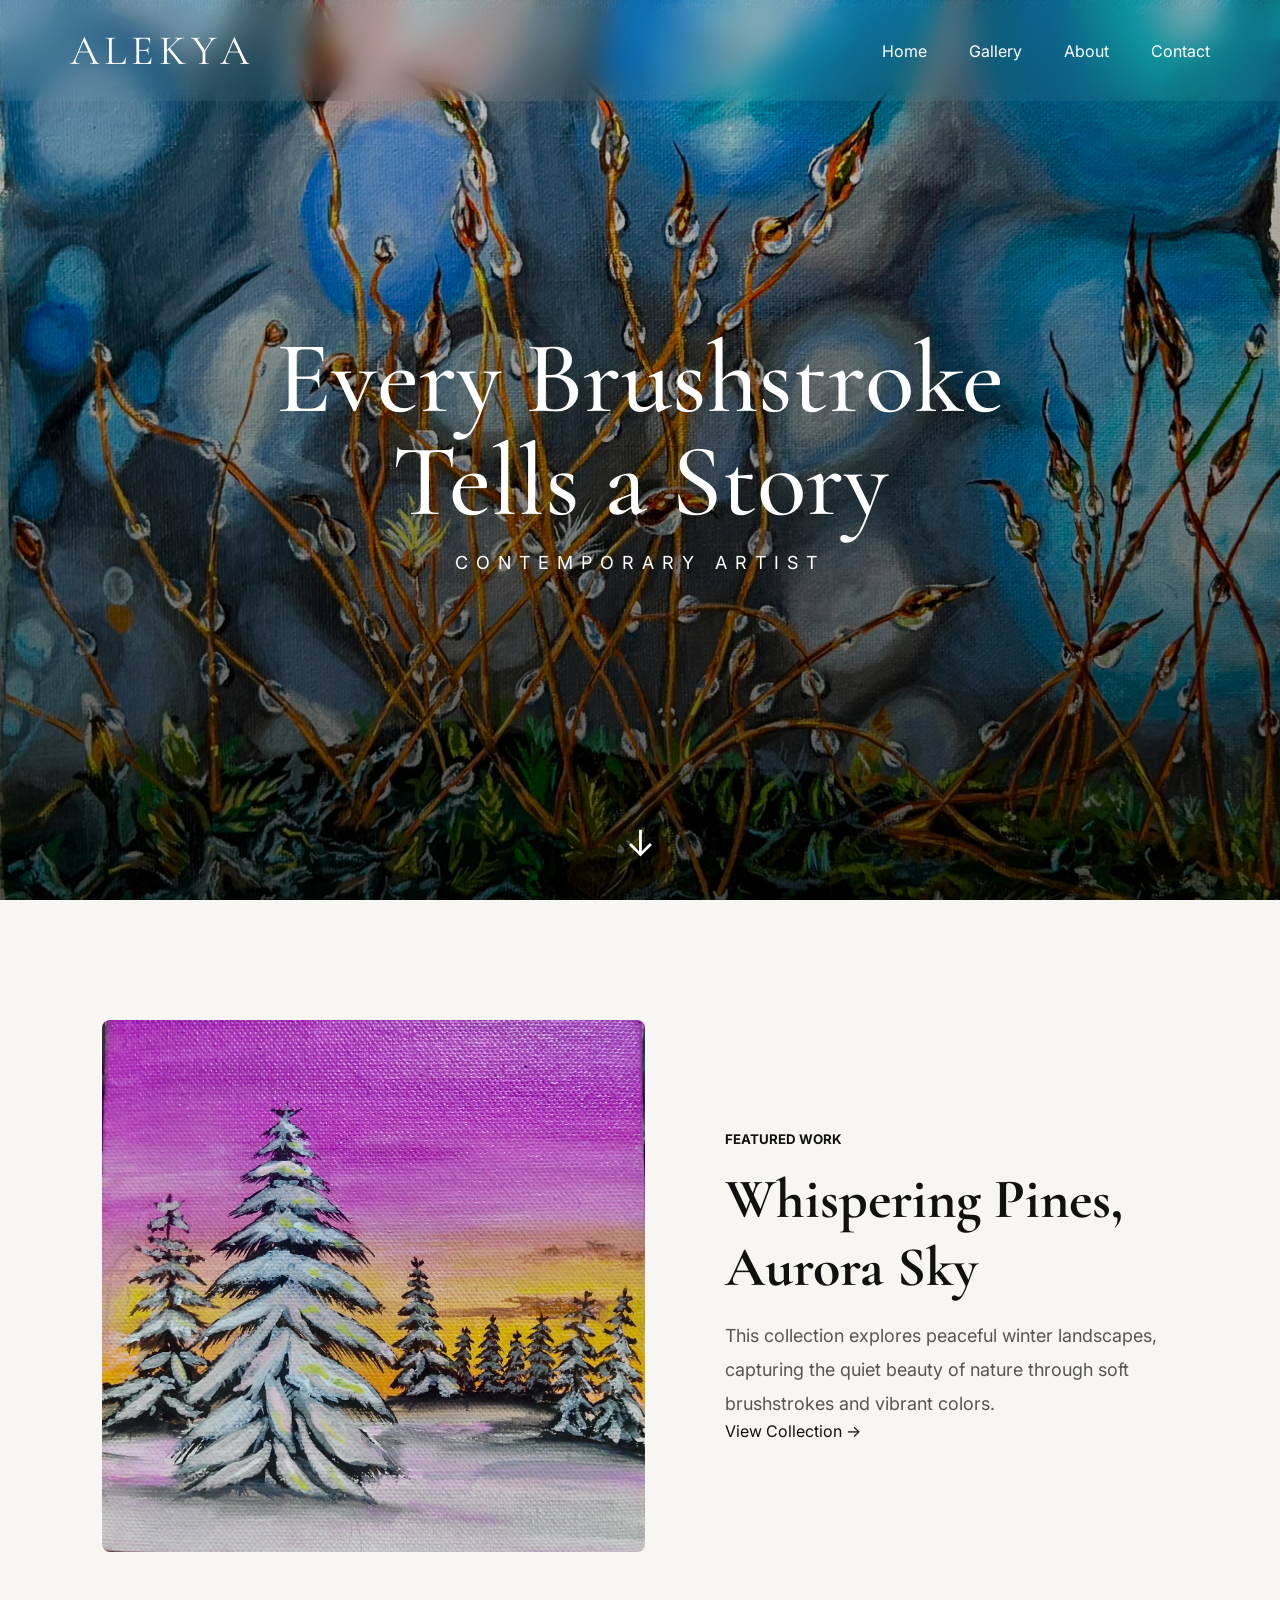
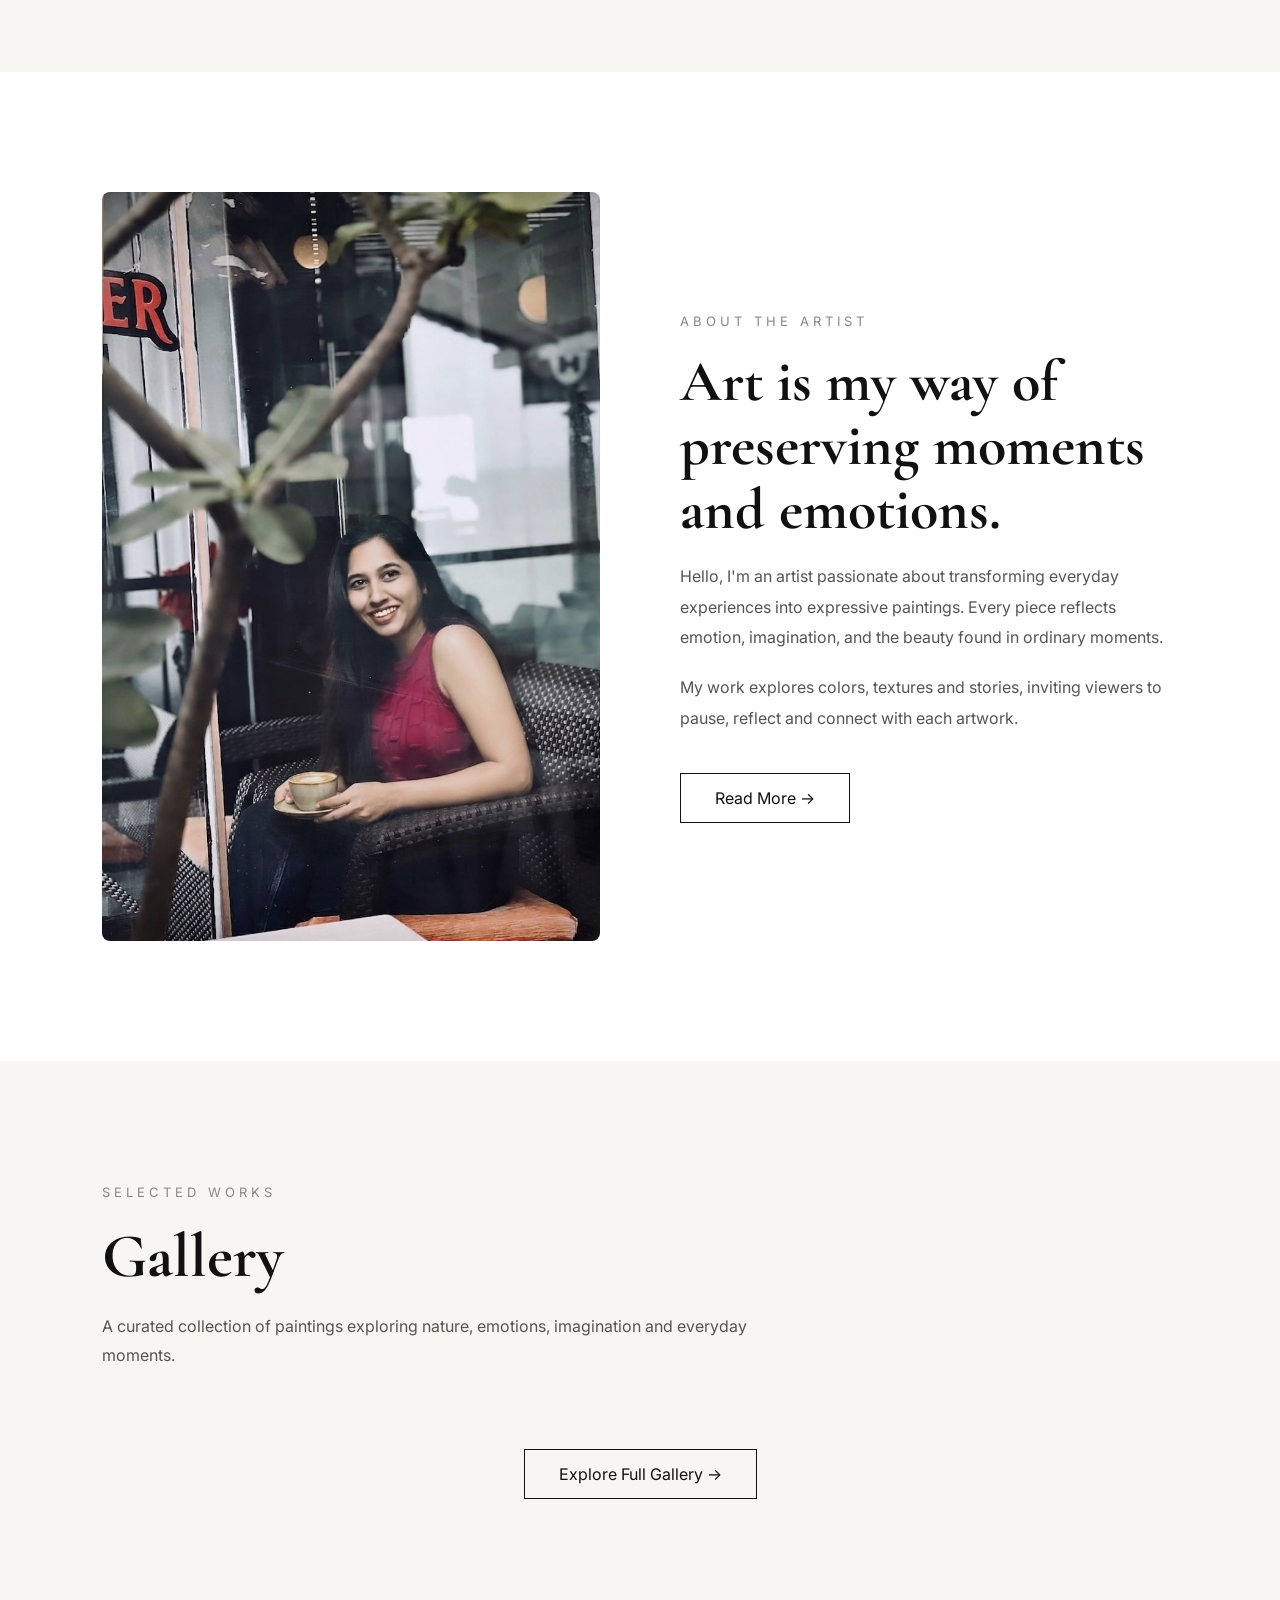
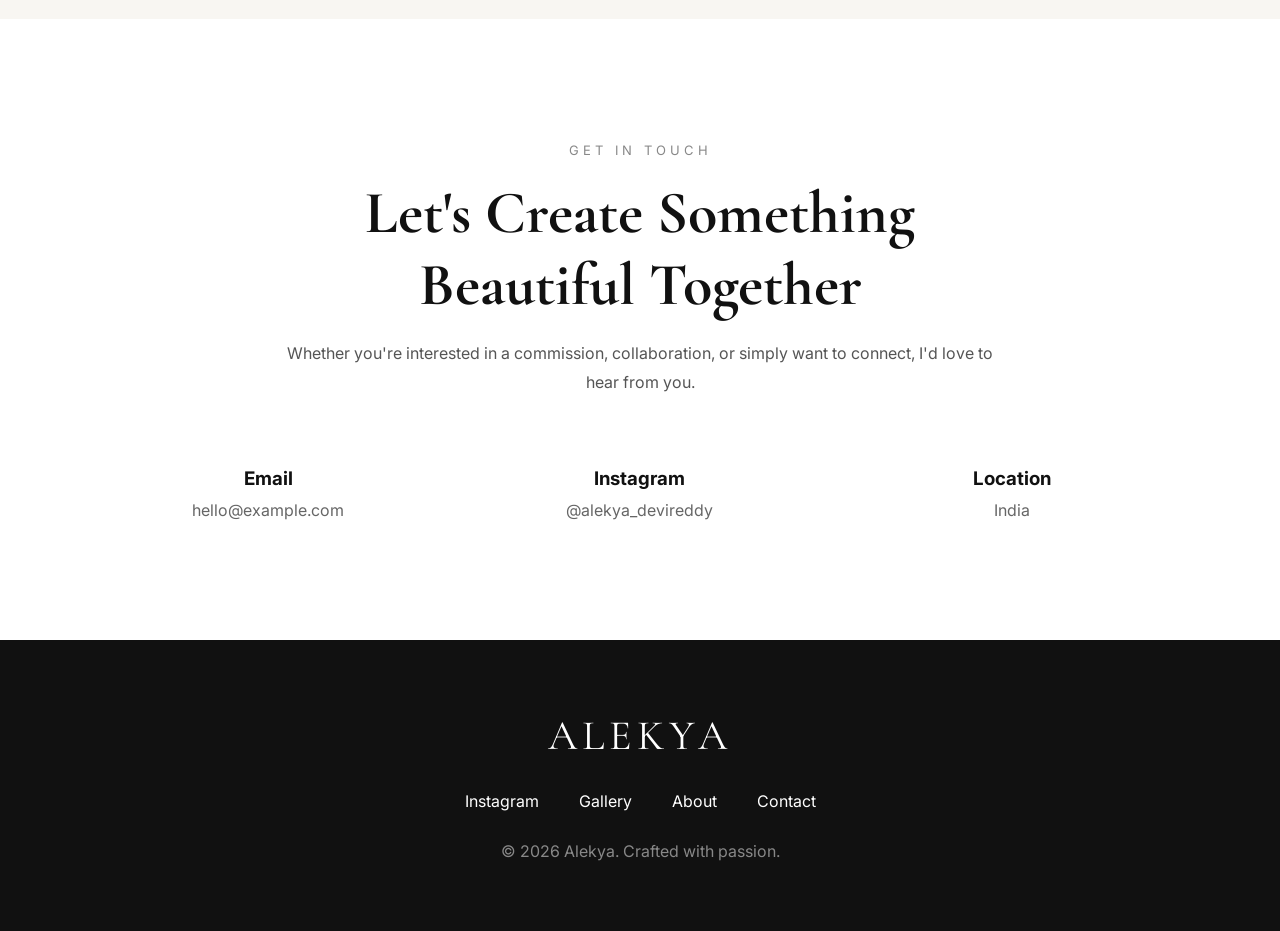
<file: index.html>
<!DOCTYPE html>
<html lang="en">

<head>

<meta charset="UTF-8">
<meta name="viewport" content="width=device-width, initial-scale=1.0">

<title>Alekya — Contemporary Artist</title>
<meta name="description" content="Alekya is a contemporary artist working in oil, acrylic, watercolor and mixed media, exploring nature, emotion and everyday moments.">
<meta property="og:title" content="Alekya — Contemporary Artist">
<meta property="og:description" content="Original paintings exploring nature, emotion and everyday moments.">
<meta property="og:type" content="website">
<meta property="og:image" content="pics/any.jpg">
<link rel="icon" href="favicon.svg" type="image/svg+xml">

<link rel="stylesheet" href="css/style.css">

<link rel="preconnect" href="https://fonts.googleapis.com">
<link rel="preconnect" href="https://fonts.gstatic.com" crossorigin>

<link href="https://fonts.googleapis.com/css2?family=Inter:wght@300;400;500;600&family=Cormorant+Garamond:wght@400;500;600;700&display=swap" rel="stylesheet">

</head>

<body>

<div id="progress-bar"></div>
<header>

<div class="logo">

ALEKYA

</div>

<nav>

<a href="index.html">Home</a>
<a href="gallery.html">Gallery</a>
<a href="about.html">About</a>
<a href="contact.html">Contact</a>

</nav>

<button class="nav-toggle" aria-label="Toggle menu" aria-expanded="false">
<span></span><span></span><span></span>
</button>

</header>

<section class="hero">

<div class="overlay"></div>

<div class="hero-text">

<h1>

Every Brushstroke
<br>
Tells a Story

</h1>

<p>

CONTEMPORARY ARTIST

</p>

</div>

<div class="scroll">

↓

</div>

</section>

<section class="featured">

<div class="featured-left">

<img src="images/art1.jpg" alt="Artwork">

</div>

<div class="featured-right">

<h5>FEATURED WORK</h5>

<h2>Whispering Pines, Aurora Sky</h2>

<p>

This collection explores peaceful winter landscapes,
capturing the quiet beauty of nature through soft
brushstrokes and vibrant colors.

</p>

<a href="gallery.html">

View Collection →

</a>

</div>

</section>

<section class="about">

    <div class="about-image">

        <img src="images/profile.jpg" alt="Artist">

    </div>

    <div class="about-content">

        <span>ABOUT THE ARTIST</span>

        <h2>
            Art is my way of
            preserving moments
            and emotions.
        </h2>

        <p>

            Hello, I'm an artist passionate about transforming
            everyday experiences into expressive paintings.
            Every piece reflects emotion, imagination,
            and the beauty found in ordinary moments.

        </p>

        <p>

            My work explores colors, textures and stories,
            inviting viewers to pause, reflect and connect
            with each artwork.

        </p>

        <a href="about.html" class="about-btn">

            Read More →

        </a>

    </div>

</section>

<section class="gallery-preview">

    <div class="gallery-header">

        <span>SELECTED WORKS</span>

        <h2>Gallery</h2>

        <p>
            A curated collection of paintings exploring nature,
            emotions, imagination and everyday moments.
        </p>

    </div>



    <div class="gallery-button">

        <a href="./gallery.html">Explore Full Gallery →</a>

    </div>

</section>

<section class="contact">

    <div class="contact-title">

        <span>GET IN TOUCH</span>

        <h2>Let's Create Something Beautiful Together</h2>

        <p>

            Whether you're interested in a commission,
            collaboration, or simply want to connect,
            I'd love to hear from you.

        </p>

    </div>

    <div class="contact-grid">

        <div>

            <h3>Email</h3>

            <p>hello@example.com</p>

        </div>

        <div>

            <h3>Instagram</h3>

            <p>@alekya_devireddy</p>

        </div>

        <div>

            <h3>Location</h3>

            <p>India</p>

        </div>

    </div>

</section>

<footer>

    <div class="footer-logo">

        ALEKYA

    </div>

    <div class="footer-links">

        <a href="https://www.instagram.com/alekya_devireddy?igsh=eXptM24zYmY5MTI=" target="_blank" rel="noopener">Instagram</a>

        <a href="gallery.html">Gallery</a>

        <a href="about.html">About</a>

        <a href="contact.html">Contact</a>

    </div>

    <p>

        © 2026 Alekya.
        Crafted with passion.

    </p>

</footer>

<script src="js/script.js"></script>

</body>

</html>
</file>
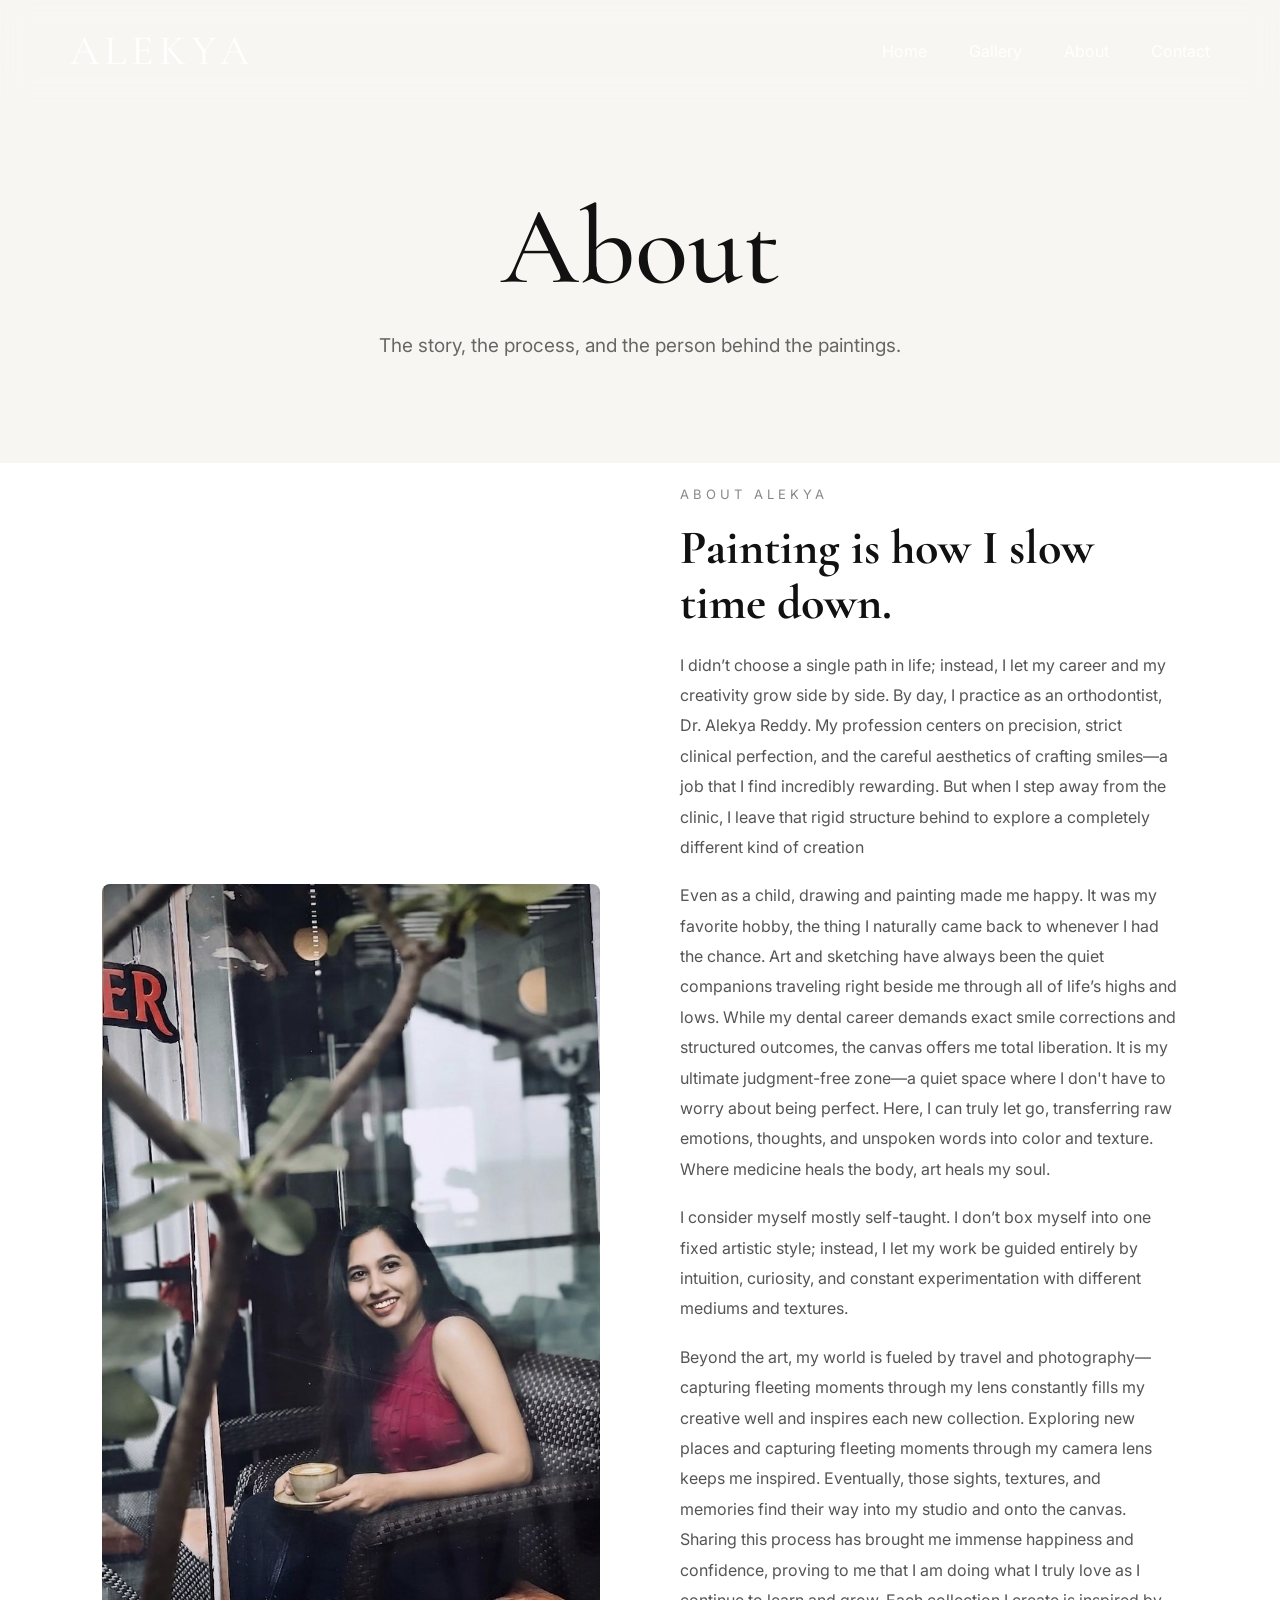
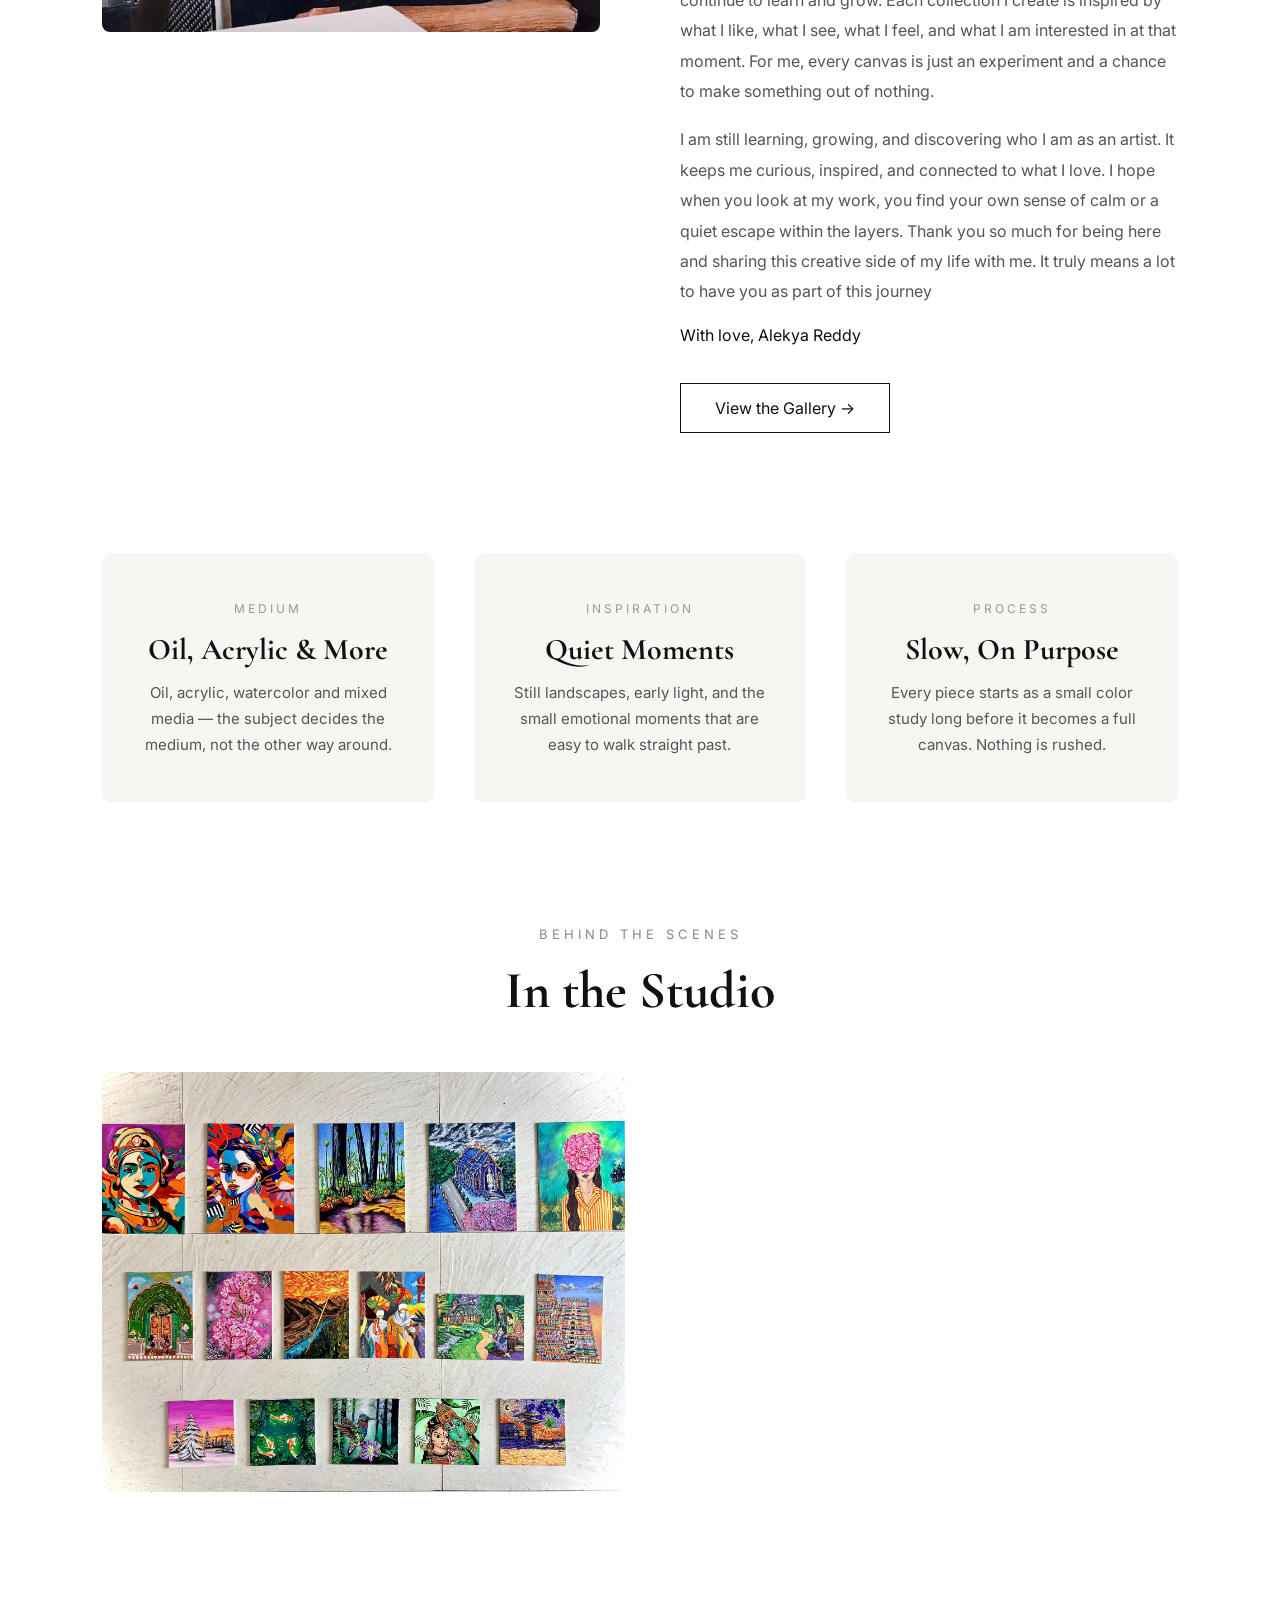
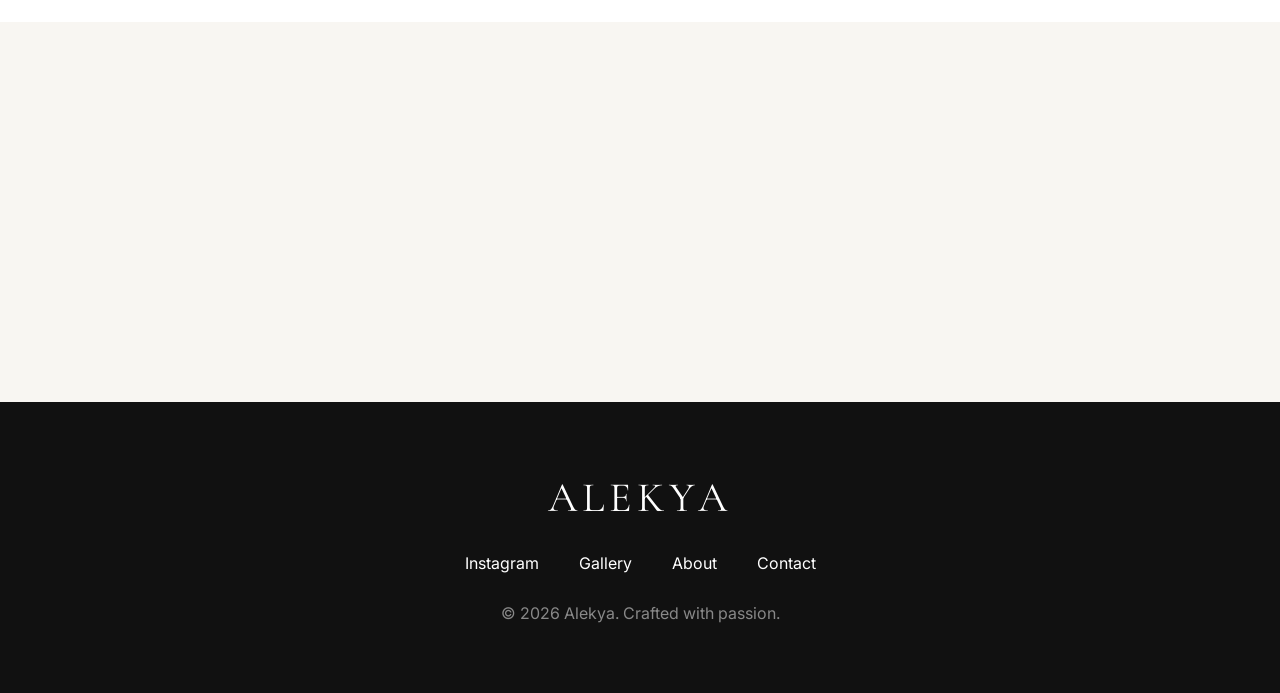
<file: about.html>
<!DOCTYPE html>
<html lang="en">

<head>

<meta charset="UTF-8">
<meta name="viewport" content="width=device-width, initial-scale=1.0">

<title>About | Alekya</title>
<meta name="description" content="Learn about Alekya, a contemporary artist working in oil, acrylic, watercolor and mixed media.">
<meta property="og:title" content="About | Alekya">
<meta property="og:type" content="website">
<link rel="icon" href="favicon.svg" type="image/svg+xml">

<link rel="stylesheet" href="css/style.css">

<link rel="preconnect" href="https://fonts.googleapis.com">
<link rel="preconnect" href="https://fonts.gstatic.com" crossorigin>

<link href="https://fonts.googleapis.com/css2?family=Inter:wght@300;400;500;600&family=Cormorant+Garamond:wght@400;500;600;700&display=swap" rel="stylesheet">

</head>

<body>

<div id="progress-bar"></div>
<header>

<div class="logo">
ALEKYA
</div>

<nav>
<a href="index.html">Home</a>
<a href="gallery.html">Gallery</a>
<a href="about.html">About</a>
<a href="contact.html">Contact</a>
</nav>

<button class="nav-toggle" aria-label="Toggle menu" aria-expanded="false">
<span></span><span></span><span></span>
</button>

</header>

<section class="page-hero">
<h1>About</h1>
<p>The story, the process, and the person behind the paintings.</p>
</section>

<section class="story">

    <div class="story-image">
        <img src="images/profile.jpg" alt="Alekya, the artist">
    </div>

    <div class="story-content">

        <span>ABOUT ALEKYA</span>

        <h2>Painting is how I slow time down.</h2>

        <p>
            I didn’t choose a single path in life; instead, I let my career and my creativity grow side by side.
By day, I practice as an orthodontist, Dr. Alekya Reddy. My profession centers on precision, strict clinical perfection, and the careful aesthetics of crafting smiles—a job that I find incredibly rewarding. But when I step away from the clinic, I leave that rigid structure behind to explore a completely different kind of creation
        </p>

        <p>
            Even as a child, drawing and painting made me happy. It was my favorite hobby, the thing I naturally came back to whenever I had the chance. Art and sketching have always been the quiet companions traveling right beside me through all of life’s highs and lows. While my dental career demands exact smile corrections and structured outcomes, the canvas offers me total liberation. It is my ultimate judgment-free zone—a quiet space where I don't have to worry about being perfect. Here, I can truly let go, transferring raw emotions, thoughts, and unspoken words into color and texture. Where medicine heals the body, art heals my soul.
        </p>

        <p>
            I consider myself mostly self-taught. I don’t box myself into one fixed artistic style; instead, I let my work be guided entirely by intuition, curiosity, and constant experimentation with different mediums and textures. 
        </p>

        <p>
            Beyond the art, my world is fueled by travel and photography—capturing fleeting moments through my lens constantly fills my creative well and inspires each new collection. Exploring new places and capturing fleeting moments through my camera lens keeps me inspired. Eventually, those sights, textures, and memories find their way into my studio and onto the canvas.
Sharing this process has brought me immense happiness and confidence, proving to me that I am doing what I truly love as I continue to learn and grow. Each collection I create is inspired by what I like, what I see, what I feel, and what I am interested in at that moment. For me, every canvas is just an experiment and a chance to make something out of nothing.
        </p>
        <p>
            I am still learning, growing, and discovering who I am as an artist. It keeps me curious, inspired, and connected to what I love. I hope when you look at my work, you find your own sense of calm or a quiet escape within the layers.
Thank you so much for being here and sharing this creative side of my life with me. It truly means a lot to have you as part of this journey
        </p>

    </p>
            With love,
Alekya Reddy
        </p>



        <a href="gallery.html" class="about-btn">View the Gallery →</a>

    </div>

</section>

<section class="highlights">

    <div class="card">
        <span>MEDIUM</span>
        <h3>Oil, Acrylic &amp; More</h3>
        <p>Oil, acrylic, watercolor and mixed media — the subject decides the medium, not the other way around.</p>
    </div>

    <div class="card">
        <span>INSPIRATION</span>
        <h3>Quiet Moments</h3>
        <p>Still landscapes, early light, and the small emotional moments that are easy to walk straight past.</p>
    </div>

    <div class="card">
        <span>PROCESS</span>
        <h3>Slow, On Purpose</h3>
        <p>Every piece starts as a small color study long before it becomes a full canvas. Nothing is rushed.</p>
    </div>

</section>

<section class="studio">

    <div class="studio-header">
        <span>BEHIND THE SCENES</span>
        <h2>In the Studio</h2>
    </div>

    <div class="studio-grid">
        <img src="pics/1000076251.jpg" alt="A glimpse inside the studio">
    </div>

</section>

<section class="page-cta">
    <h2>Want to see where this is going?</h2>
    <a href="gallery.html" class="btn">View Collection →</a>
    <a href="contact.html" class="btn">Get in Touch →</a>
</section>

<footer>

    <div class="footer-logo">
        ALEKYA
    </div>

    <div class="footer-links">
        <a href="https://www.instagram.com/alekya_devireddy?igsh=eXptM24zYmY5MTI=" target="_blank" rel="noopener">Instagram</a>
        <a href="gallery.html">Gallery</a>
        <a href="about.html">About</a>
        <a href="contact.html">Contact</a>
    </div>

    <p>
        © 2026 Alekya.
        Crafted with passion.
    </p>

</footer>

<script src="js/script.js"></script>

</body>

</html>
</file>
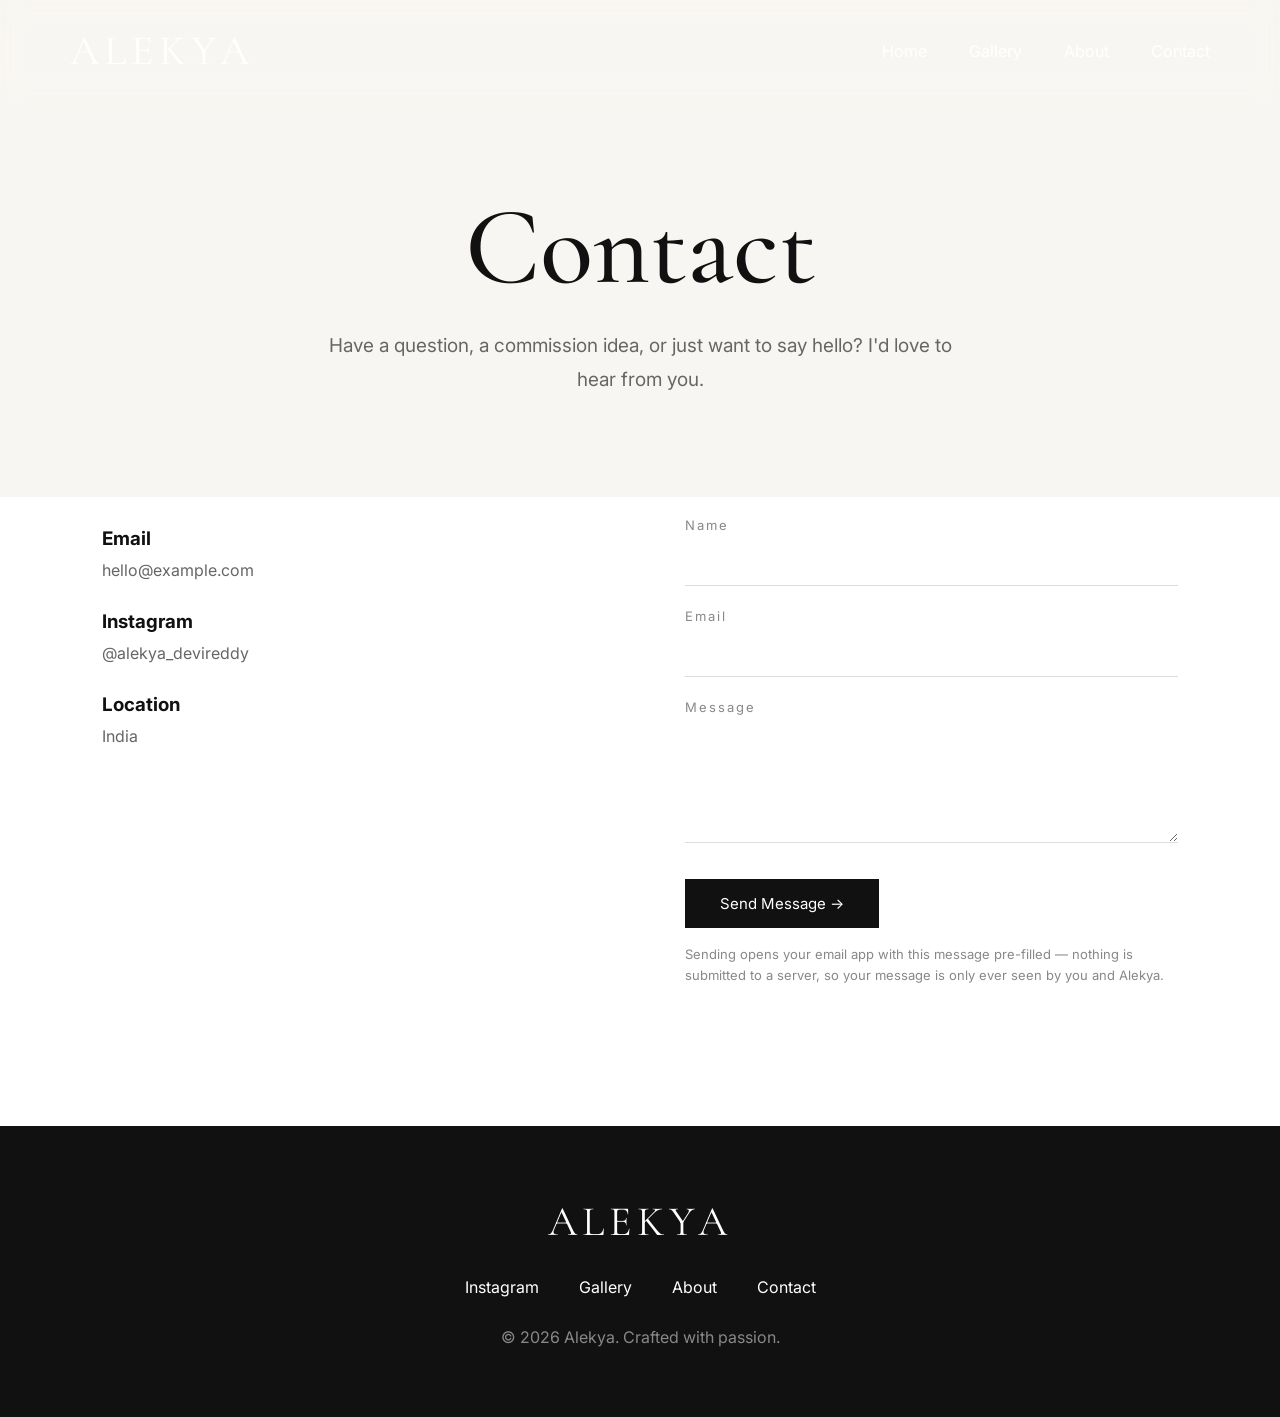
<file: contact.html>
<!DOCTYPE html>
<html lang="en">

<head>

<meta charset="UTF-8">
<meta name="viewport" content="width=device-width, initial-scale=1.0">

<title>Contact | Alekya</title>
<meta name="description" content="Get in touch with Alekya for commissions, collaborations, or general inquiries.">
<meta property="og:title" content="Contact | Alekya">
<meta property="og:type" content="website">
<link rel="icon" href="favicon.svg" type="image/svg+xml">

<link rel="stylesheet" href="css/style.css">

<link rel="preconnect" href="https://fonts.googleapis.com">
<link rel="preconnect" href="https://fonts.gstatic.com" crossorigin>

<link href="https://fonts.googleapis.com/css2?family=Inter:wght@300;400;500;600&family=Cormorant+Garamond:wght@400;500;600;700&display=swap" rel="stylesheet">

</head>

<body>

<div id="progress-bar"></div>
<header>

<div class="logo">
ALEKYA
</div>

<nav>
<a href="index.html">Home</a>
<a href="gallery.html">Gallery</a>
<a href="about.html">About</a>
<a href="contact.html">Contact</a>
</nav>

<button class="nav-toggle" aria-label="Toggle menu" aria-expanded="false">
<span></span><span></span><span></span>
</button>

</header>

<section class="page-hero">
<h1>Contact</h1>
<p>Have a question, a commission idea, or just want to say hello? I'd love to hear from you.</p>
</section>

<section class="contact-page-grid">

    <div>

        <div class="contact-grid">

            <div>
                <h3>Email</h3>
                <p>hello@example.com</p>
            </div>

            <div>
                <h3>Instagram</h3>
                <p>@alekya_devireddy</p>
            </div>

            <div>
                <h3>Location</h3>
                <p>India</p>
            </div>

        </div>

    </div>

    <div>

        <form id="contact-form" class="contact-form" novalidate>

            <label for="name">Name</label>
            <input type="text" id="name" name="name" required>

            <label for="email">Email</label>
            <input type="email" id="email" name="email" required>

            <label for="message">Message</label>
            <textarea id="message" name="message" required></textarea>

            <button type="submit" class="btn">Send Message →</button>

            <p class="form-note">
                Sending opens your email app with this message pre-filled —
                nothing is submitted to a server, so your message is only
                ever seen by you and Alekya.
            </p>

            <p id="form-status" class="form-status"></p>

        </form>

    </div>

</section>

<footer>

    <div class="footer-logo">
        ALEKYA
    </div>

    <div class="footer-links">
        <a href="https://www.instagram.com/alekya_devireddy?igsh=eXptM24zYmY5MTI=" target="_blank" rel="noopener">Instagram</a>
        <a href="gallery.html">Gallery</a>
        <a href="about.html">About</a>
        <a href="contact.html">Contact</a>
    </div>

    <p>
        © 2026 Alekya.
        Crafted with passion.
    </p>

</footer>

<script src="js/script.js"></script>
<script src="js/contact.js"></script>

</body>

</html>
</file>
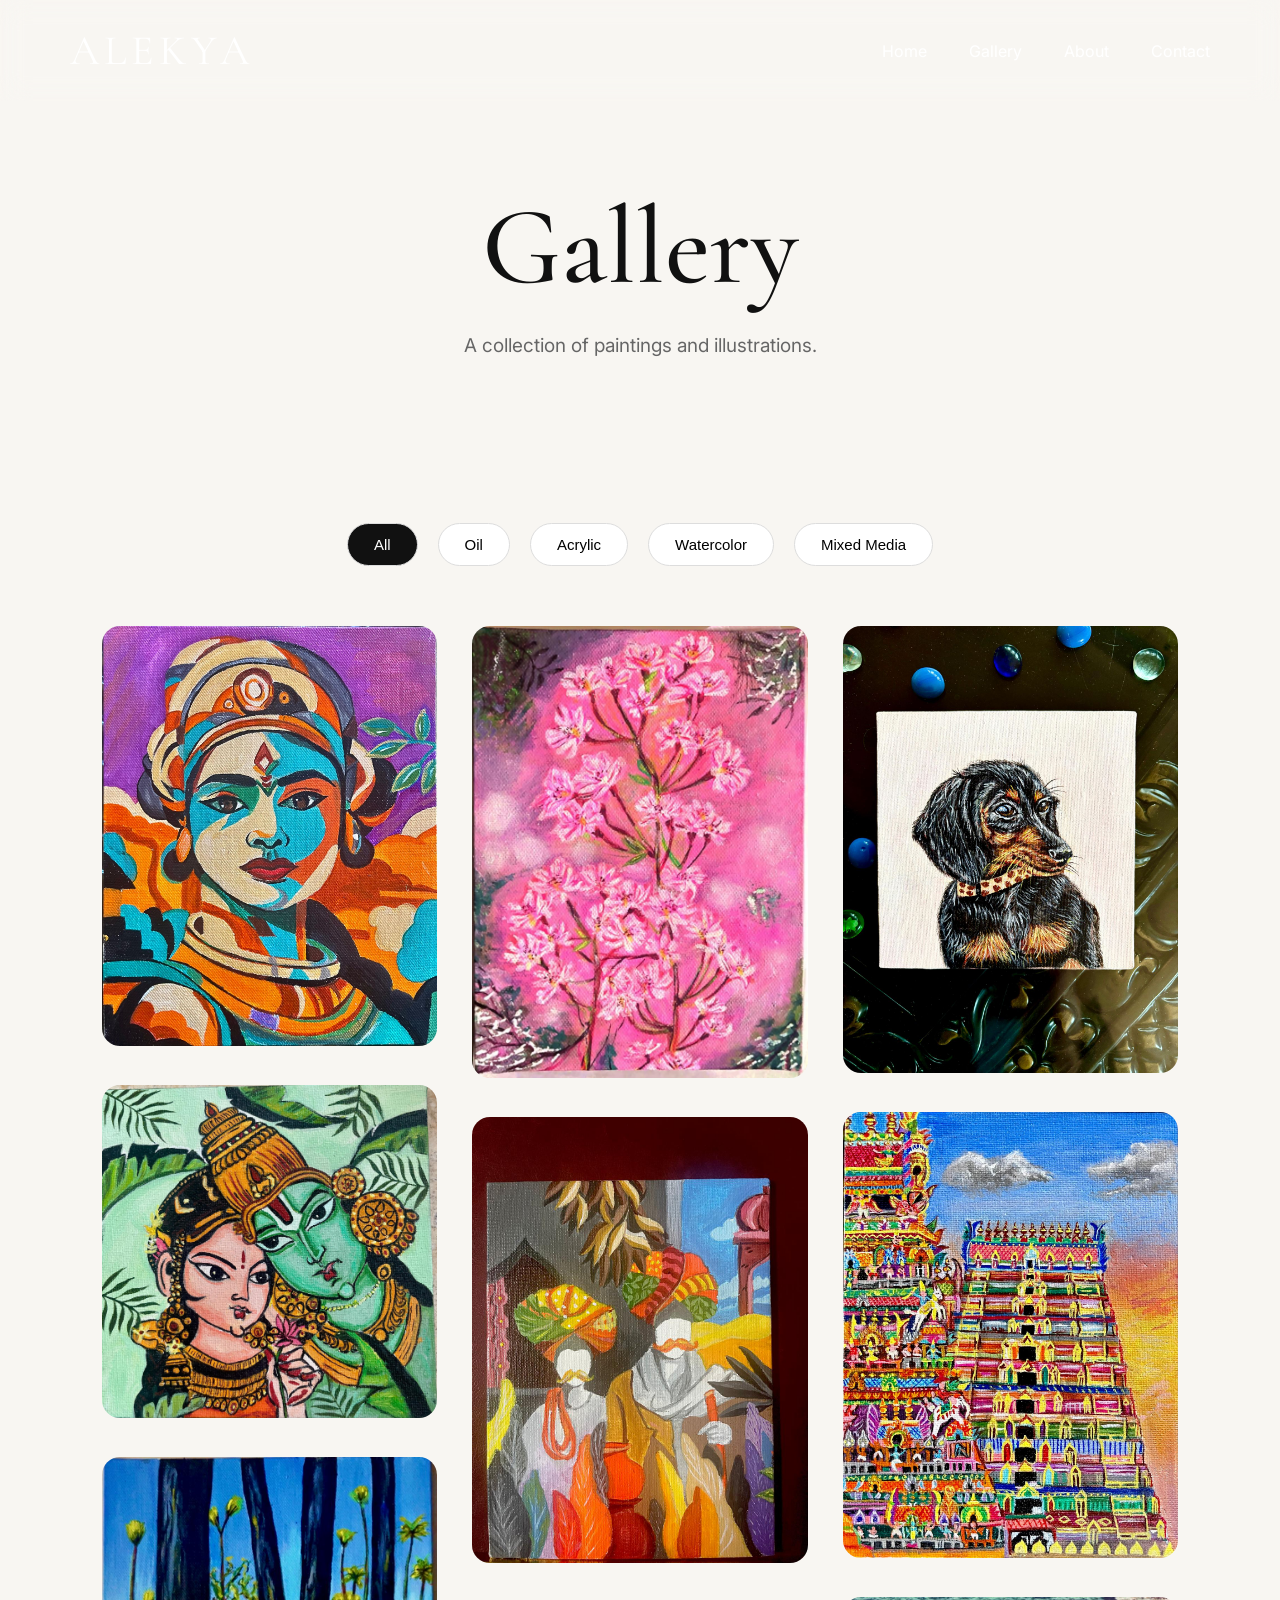
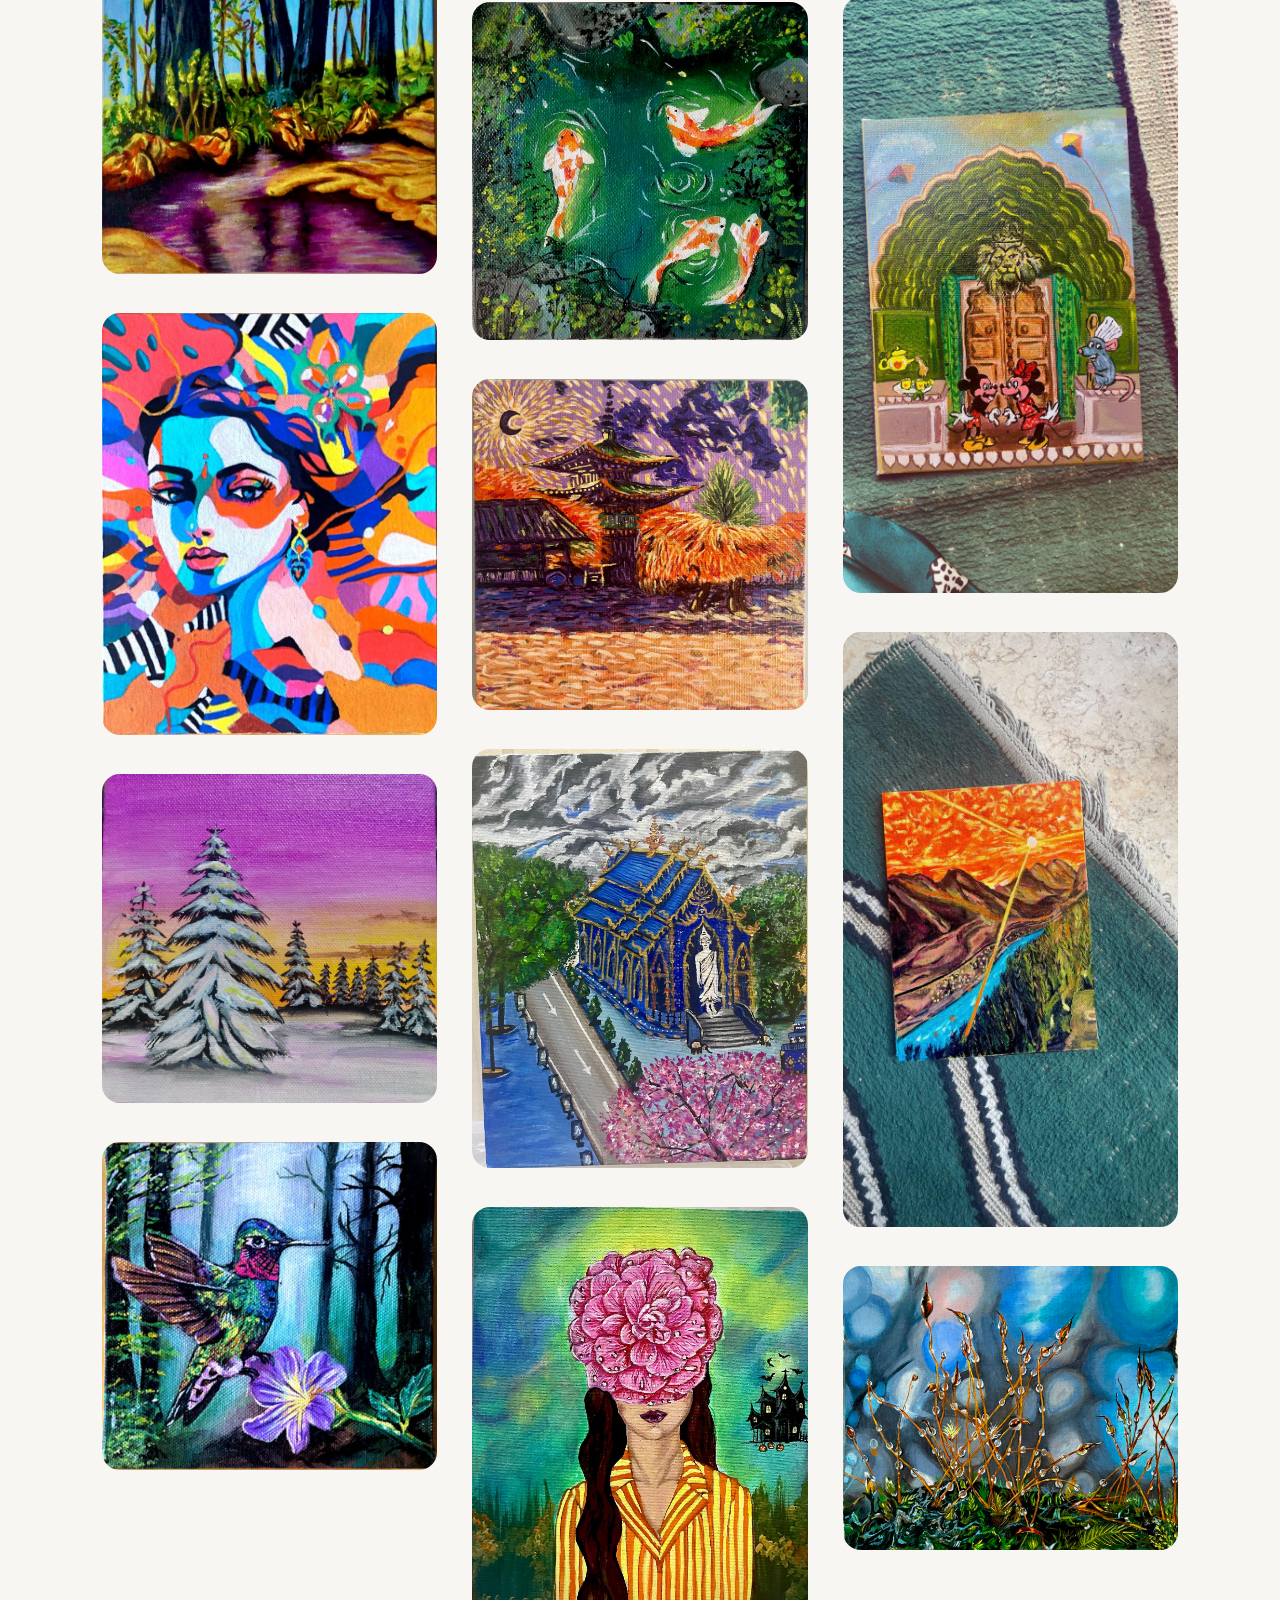
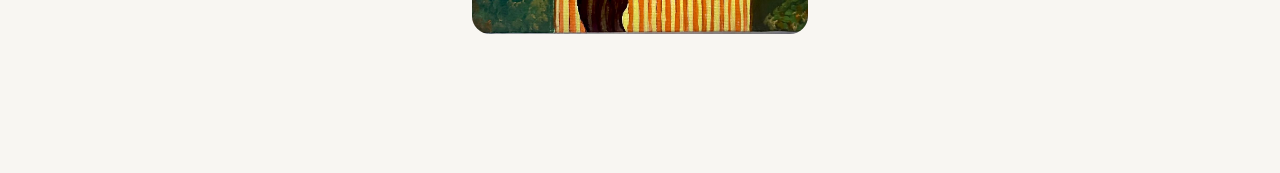
<file: gallery.html>
<!DOCTYPE html>
<html lang="en">

<head>

    <meta charset="UTF-8">

    <meta name="viewport" content="width=device-width, initial-scale=1.0">

    <title>Gallery | Alekya</title>
    <meta name="description" content="Browse the full gallery of original paintings by Alekya — oil, acrylic, watercolor and mixed media works.">
    <meta property="og:title" content="Gallery | Alekya">
    <meta property="og:type" content="website">
    <link rel="icon" href="favicon.svg" type="image/svg+xml">

    <link rel="stylesheet" href="css/style.css">

    <link rel="preconnect" href="https://fonts.googleapis.com">

    <link rel="preconnect" href="https://fonts.gstatic.com" crossorigin>

    <link href="https://fonts.googleapis.com/css2?family=Inter:wght@300;400;500;600&family=Cormorant+Garamond:wght@400;500;600;700&display=swap" rel="stylesheet">

</head>

<body>

<div id="progress-bar"></div>

<header>

    <div class="logo">
        ALEKYA
    </div>

    <nav>

        <a href="index.html">Home</a>
        <a href="gallery.html">Gallery</a>
        <a href="about.html">About</a>
        <a href="contact.html">Contact</a>

    </nav>

    <button class="nav-toggle" aria-label="Toggle menu" aria-expanded="false">
        <span></span><span></span><span></span>
    </button>

</header>

<section class="gallery-hero">

    <h1>Gallery</h1>

    <p>

        A collection of paintings and illustrations.

    </p>

</section>
<div class="gallery-filter" id="gallery-filter">
</div>

<section class="gallery-page">

<!-- Cards are rendered by js/gallery.js from a single artworks array.
     Do NOT hardcode .art-card markup here — that previously caused every
     artwork to render twice (once from this HTML, once from the script). -->
<div id="gallery-grid"></div>

</section>

<div id="lightbox">

    <button id="close" aria-label="Close">&times;</button>

    <button id="prev" aria-label="Previous artwork">&#10094;</button>

    <img id="lightbox-img">

    <div class="lightbox-info">
        <h2 id="lightbox-title"></h2>
        <p id="lightbox-desc"></p>
    </div>

    <button id="next" aria-label="Next artwork">&#10095;</button>

</div>

<script src="js/gallery.js"></script>

<script src="js/script.js"></script>

</body>

</html>
</file>
<file: css/style.css>
/* ========= GLOBAL ========= */
*{margin:0;padding:0;box-sizing:border-box}
html{scroll-behavior:smooth}
body{
font-family:"Inter",sans-serif;
background:#f8f6f2;
color:#111;
overflow-x:hidden;
}
img{max-width:100%;display:block}
a{text-decoration:none;color:inherit}

/* ========= PROGRESS BAR ========= */
#progress-bar{
position:fixed;
top:0;left:0;
height:3px;
width:0%;
background:#111;
z-index:2000;
transition:.1s linear;
}

/* ========= HEADER ========= */
header{
position:fixed;
top:0;left:0;
width:100%;
display:flex;
justify-content:space-between;
align-items:center;
padding:25px 70px;
z-index:1000;
background:rgba(255,255,255,.05);
backdrop-filter:blur(14px);
transition:.4s;
}
header.scrolled{
background:rgba(20,20,20,.82);
padding:18px 70px;
}
.logo{
font-family:"Cormorant Garamond",serif;
font-size:42px;
letter-spacing:5px;
color:#fff;
}
nav{display:flex;gap:42px}
nav a{
color:#fff;
font-size:16px;
transition:.3s;
}
nav a:hover{opacity:.7}

/* ========= HERO ========= */
.hero{
height:100vh;
position:relative;
background:url("../pics/any.jpg") center/cover no-repeat;
display:flex;
justify-content:center;
align-items:center;
animation:zoomHero 18s ease-in-out infinite alternate;
}
@keyframes zoomHero{
from{background-size:100%}
to{background-size:108%}
}
.overlay{
position:absolute;
inset:0;
background:linear-gradient(to top,rgba(0,0,0,.7),rgba(0,0,0,.2));
}
.hero-text{
position:relative;
z-index:2;
text-align:center;
color:#fff;
padding:20px;
}
.hero-text h1{
font-family:"Cormorant Garamond",serif;
font-size:clamp(4rem,8vw,8rem);
font-weight:500;
line-height:1;
}
.hero-text p{
margin-top:20px;
letter-spacing:8px;
font-size:18px;
}
.scroll{
position:absolute;
bottom:35px;
left:50%;
transform:translateX(-50%);
color:#fff;
font-size:36px;
animation:bounce 2s infinite;
z-index:2;
}
@keyframes bounce{
50%{transform:translate(-50%,10px)}
}

/* ========= COMMON ========= */
.btn,
.gallery-button a,
.about-btn{
display:inline-block;
padding:14px 34px;
border:1px solid #111;
transition:.35s;
margin-top:20px;
}
.btn:hover,
.gallery-button a:hover,
.about-btn:hover{
background:#111;
color:#fff;
transform:translateY(-3px);
}

/* ========= FEATURED ========= */
.featured{
display:grid;
grid-template-columns:1.2fr 1fr;
gap:80px;
padding:120px 8%;
align-items:center;
background:#f8f6f2;
}
.featured img{
border-radius:8px;
transition:.5s;
}
.featured img:hover{transform:scale(1.03)}
.featured-right span{
letter-spacing:4px;
font-size:13px;
color:#777;
}
.featured-right h2{
font-family:"Cormorant Garamond",serif;
font-size:56px;
margin:18px 0;
}
.featured-right p{
line-height:1.9;
color:#555;
font-size:18px;
}

/* ========= ABOUT (homepage section) ========= */
.about{
display:grid;
grid-template-columns:1fr 1fr;
gap:80px;
padding:120px 8%;
align-items:center;
background:#fff;
}
.about img{
border-radius:8px;
transition:.5s;
}
.about img:hover{transform:scale(1.03)}
.about-content span{
letter-spacing:4px;
font-size:13px;
color:#888;
}
.about-content h2{
font-family:"Cormorant Garamond",serif;
font-size:58px;
margin:20px 0;
line-height:1.1;
}
.about-content p{
line-height:1.9;
color:#555;
margin-bottom:20px;
}

/* ========= GALLERY PREVIEW (homepage section) ========= */
.gallery-preview{
padding:120px 8%;
background:#f8f6f2;
}
.gallery-header{
max-width:650px;
margin-bottom:60px;
}
.gallery-header span{
letter-spacing:4px;
font-size:13px;
color:#888;
}
.gallery-header h2{
font-family:"Cormorant Garamond",serif;
font-size:62px;
margin:18px 0;
}
.gallery-header p{
line-height:1.8;
color:#555;
}
.gallery-grid{
display:grid;
grid-template-columns:repeat(3,1fr);
gap:22px;
}
.item{
overflow:hidden;
border-radius:8px;
position:relative;
}
.item img{
width:100%;
height:100%;
object-fit:cover;
transition:.6s;
}
.item:hover img{
transform:scale(1.08);
}
.item::after{
content:"View";
position:absolute;
inset:0;
display:flex;
justify-content:center;
align-items:center;
background:rgba(0,0,0,.35);
color:#fff;
opacity:0;
transition:.4s;
letter-spacing:3px;
}
.item:hover::after{
opacity:1;
}
.large{grid-row:span 2}
.wide{grid-column:span 2}
.gallery-button{
text-align:center;
margin-top:60px;
}

/* ========= CONTACT (homepage section) ========= */
.contact{
padding:120px 8%;
background:#fff;
text-align:center;
}
.contact-title{
max-width:720px;
margin:auto;
}
.contact-title span{
letter-spacing:4px;
font-size:13px;
color:#888;
}
.contact-title h2{
font-family:"Cormorant Garamond",serif;
font-size:60px;
margin:18px 0;
}
.contact-title p{
color:#555;
line-height:1.8;
}
.contact-grid{
display:grid;
grid-template-columns:repeat(3,1fr);
gap:40px;
margin-top:70px;
}
.contact-grid h3{margin-bottom:10px}
.contact-grid p{color:#666}

/* ========= FOOTER ========= */
footer{
background:#111;
color:#fff;
padding:70px 8%;
text-align:center;
}
.footer-logo{
font-family:"Cormorant Garamond",serif;
font-size:42px;
letter-spacing:5px;
margin-bottom:30px;
}
.footer-links{
display:flex;
justify-content:center;
gap:40px;
margin-bottom:30px;
}
footer p{color:#888}

/* ========= SCROLL-IN ANIMATIONS ========= */
.hidden{
opacity:0;
transform:translateY(60px);
transition:1s;
}
.show{
opacity:1;
transform:translateY(0);
}

/* ========= GALLERY PAGE ========= */
.page-hero,
.gallery-hero{
padding:180px 8% 100px;
text-align:center;
}
.page-hero h1,
.gallery-hero h1{
font-family:"Cormorant Garamond",serif;
font-size:110px;
font-weight:500;
margin-bottom:15px;
}
.page-hero p,
.gallery-hero p{
max-width:650px;
margin:auto;
font-size:19px;
line-height:1.8;
color:#666;
}

.gallery-filter{
display:flex;
justify-content:center;
gap:20px;
margin:60px 0;
flex-wrap:wrap;
}
.gallery-filter button{
padding:12px 26px;
background:white;
border:1px solid #ddd;
border-radius:30px;
cursor:pointer;
transition:.3s;
font-size:15px;
}
.gallery-filter button:hover{
background:#111;
color:white;
}
.gallery-filter .active{
background:#111;
color:white;
}

#gallery-grid{
columns:3;
column-gap:35px;
padding:0 8% 100px;
}

.art-card{
display:inline-block;
width:100%;
margin-bottom:35px;
position:relative;
overflow:hidden;
border-radius:18px;
cursor:pointer;
break-inside:avoid;
background:white;
transition:.4s;
animation:fadeUp .8s ease both;
}
@keyframes fadeUp{
from{
opacity:0;
transform:translateY(50px);
}
to{
opacity:1;
transform:translateY(0);
}
}
.art-card:hover{
transform:translateY(-8px);
box-shadow:0 20px 45px rgba(0,0,0,.15);
}
.art-card img{
width:100%;
display:block;
transition:.6s;
}
.art-card:hover img{
transform:scale(1.08);
}
.art-info{
position:absolute;
left:0;
bottom:0;
width:100%;
padding:35px;
background:linear-gradient(to top,
    rgba(0,0,0,.85),
    rgba(0,0,0,.05));
color:white;
opacity:0;
transition:.45s;
}
.art-card:hover .art-info{
opacity:1;
}
.art-info h3{
font-family:"Cormorant Garamond",serif;
font-size:36px;
margin-bottom:10px;
font-weight:500;
}
.art-info span{
font-size:12px;
text-transform:uppercase;
letter-spacing:3px;
color:#999;
}
.art-info p{
font-size:16px;
opacity:.9;
line-height:1.7;
}
.view-btn{
display:inline-block;
margin-top:18px;
color:white;
font-size:15px;
letter-spacing:2px;
}

/* ========= LIGHTBOX ========= */
#lightbox{
display:none;
position:fixed;
inset:0;
z-index:3000;
background:rgba(0,0,0,.92);
justify-content:center;
align-items:center;
padding:40px;
}
#lightbox img{
max-width:88vw;
max-height:85vh;
width:auto;
object-fit:contain;
border-radius:6px;
box-shadow:0 20px 60px rgba(0,0,0,.5);
}
#close{
position:absolute;
top:30px;
right:40px;
background:none;
border:none;
color:white;
font-size:42px;
cursor:pointer;
line-height:1;
z-index:3001;
transition:.3s;
}
#close:hover{opacity:.7}
#prev,
#next{
position:absolute;
top:50%;
transform:translateY(-50%);
background:none;
border:none;
color:white;
font-size:60px;
cursor:pointer;
padding:20px;
z-index:3001;
transition:.3s;
}
#prev:hover,
#next:hover{opacity:.6}
#prev{left:40px}
#next{right:40px}

.lightbox-info{
position:absolute;
bottom:40px;
left:50%;
transform:translateX(-50%);
text-align:center;
color:white;
}
.lightbox-info h2{
font-family:"Cormorant Garamond",serif;
font-size:42px;
font-weight:500;
margin-bottom:10px;
}
.lightbox-info p{
font-size:17px;
opacity:.85;
}

/* ========= RESPONSIVE ========= */
@media(max-width:1200px){
#gallery-grid{columns:2}
}

@media(max-width:1100px){
#gallery-grid{columns:2}
}

@media(max-width:768px){
header{
    padding:20px;
    background:rgba(20,20,20,.9);
}
.nav-toggle{display:flex}
nav{
position:absolute;
top:100%;
left:0;
width:100%;
flex-direction:column;
gap:0;
background:rgba(15,15,15,.97);
max-height:0;
overflow:hidden;
transition:.35s ease;
}
header.nav-open nav{max-height:400px}
nav a{
padding:18px 25px;
border-top:1px solid rgba(255,255,255,.08);
}
.page-hero,
.gallery-hero{padding:130px 20px 60px}
.page-hero h1,
.gallery-hero h1{font-size:62px}
.gallery-filter{gap:12px;padding:0 20px}
.gallery-filter button{padding:10px 18px;font-size:14px}
}

@media(max-width:700px){
#gallery-grid{columns:1}
.page-hero h1,
.gallery-hero h1{font-size:60px}
.art-info h3{font-size:28px}
header{padding:18px 25px}
#prev,#next{font-size:36px;padding:10px}
#prev{left:10px}
#next{right:10px}
#close{top:18px;right:20px;font-size:34px}
}

/* ========= MOBILE NAV TOGGLE ========= */
.nav-toggle{
display:none;
flex-direction:column;
justify-content:center;
gap:5px;
width:32px;
height:32px;
background:none;
border:none;
cursor:pointer;
padding:0;
z-index:1001;
}
.nav-toggle span{
display:block;
width:100%;
height:3px;
background:#eb0808;
transition:.3s;
}
header.nav-open .nav-toggle span:nth-child(1){transform:translateY(7px) rotate(45deg)}
header.nav-open .nav-toggle span:nth-child(2){opacity:0}
header.nav-open .nav-toggle span:nth-child(3){transform:translateY(-7px) rotate(-45deg)}

/* ========= ABOUT PAGE ========= */
.story{
display:grid;
grid-template-columns:1fr 1fr;
gap:80px;
padding:20px 8% 120px;
align-items:center;
background:#fff;
}
.story img{
border-radius:8px;
transition:.5s;
}
.story img:hover{transform:scale(1.03)}
.story-content span{
letter-spacing:4px;
font-size:13px;
color:#888;
}
.story-content h2{
font-family:"Cormorant Garamond",serif;
font-size:48px;
margin:18px 0;
line-height:1.15;
}
.story-content p{
line-height:1.9;
color:#555;
margin-bottom:18px;
}

.highlights{
padding:0 8% 120px;
background:#fff;
display:grid;
grid-template-columns:repeat(3,1fr);
gap:40px;
}
.highlights .card{
padding:44px 32px;
background:#f8f6f2;
border-radius:10px;
text-align:center;
}
.highlights .card span{
font-size:12px;
letter-spacing:3px;
color:#999;
}
.highlights .card h3{
font-family:"Cormorant Garamond",serif;
font-size:30px;
margin:14px 0 12px;
}
.highlights .card p{
color:#555;
line-height:1.75;
font-size:15px;
}

.studio{
padding:0 8% 130px;
background:#fff;
text-align:center;
}
.studio-header{
max-width:600px;
margin:0 auto 50px;
}
.studio-header span{
letter-spacing:4px;
font-size:13px;
color:#888;
}
.studio-header h2{
font-family:"Cormorant Garamond",serif;
font-size:52px;
margin:16px 0 0;
}
.studio-grid{
display:grid;
grid-template-columns:repeat(2,1fr);
gap:30px;
}
.studio-grid img{
width:100%;
height:420px;
object-fit:cover;
border-radius:10px;
transition:.5s;
}
.studio-grid img:hover{transform:scale(1.02)}

.page-cta{
padding:100px 8% 130px;
text-align:center;
background:#f8f6f2;
}
.page-cta h2{
font-family:"Cormorant Garamond",serif;
font-size:46px;
margin-bottom:24px;
}

/* ========= CONTACT PAGE ========= */
.contact-page-grid{
display:grid;
grid-template-columns:1fr 1fr;
gap:90px;
padding:20px 8% 140px;
background:#fff;
align-items:start;
}
.contact-page-grid .contact-grid{
grid-template-columns:1fr;
gap:30px;
margin-top:10px;
}
.contact-form label{
display:block;
font-size:13px;
letter-spacing:2px;
color:#888;
margin-bottom:8px;
margin-top:22px;
}
.contact-form label:first-of-type{margin-top:0}
.contact-form input,
.contact-form textarea{
width:100%;
border:none;
border-bottom:1px solid #ddd;
background:transparent;
padding:12px 4px;
font-family:"Inter",sans-serif;
font-size:16px;
color:#111;
transition:.3s;
}
.contact-form input:focus,
.contact-form textarea:focus{
outline:none;
border-bottom-color:#111;
box-shadow:0 1px 0 0 #111;
}
.contact-form input:focus-visible,
.contact-form textarea:focus-visible{
outline:2px solid #111;
outline-offset:4px;
}
.contact-form textarea{resize:vertical;min-height:120px}
.contact-form button{
margin-top:32px;
font-family:"Inter",sans-serif;
font-size:15px;
background:#111;
color:#fff;
cursor:pointer;
}
.contact-form button:hover{
background:#333;
transform:translateY(-3px);
}
.form-note{
margin-top:16px;
font-size:13px;
color:#888;
line-height:1.6;
}
.form-status{
margin-top:16px;
font-size:14px;
display:none;
}
.form-status.show{display:block}

/* ========= 404 PAGE ========= */
.error-page{
min-height:100vh;
display:flex;
flex-direction:column;
align-items:center;
justify-content:center;
text-align:center;
padding:140px 8% 100px;
}
.error-page span{
font-family:"Cormorant Garamond",serif;
font-size:140px;
line-height:1;
color:#111;
}
.error-page h1{
font-family:"Cormorant Garamond",serif;
font-size:40px;
margin:10px 0 16px;
}
.error-page p{
color:#666;
max-width:480px;
margin-bottom:10px;
line-height:1.8;
}

@media(max-width:900px){
.story{grid-template-columns:1fr;gap:40px;padding:10px 8% 80px}
.highlights{grid-template-columns:1fr;gap:24px;padding:0 8% 80px}
.studio-grid{grid-template-columns:1fr}
.studio-grid img{height:320px}
.contact-page-grid{grid-template-columns:1fr;gap:60px;padding:10px 8% 90px}
}

@media(max-width:700px){
.error-page span{font-size:90px}
.story-content h2{font-size:36px}
.studio-header h2{font-size:38px}
.page-cta h2{font-size:32px}
}

/* ========= REDUCED MOTION ========= */
@media (prefers-reduced-motion: reduce) {
  *, *::before, *::after {
    animation-duration: 0.001ms !important;
    animation-iteration-count: 1 !important;
    transition-duration: 0.001ms !important;
    scroll-behavior: auto !important;
  }
}


@media (max-width: 768px) {

.featured,
.about,
.contact-grid{
    grid-template-columns:1fr;
    gap:40px;
    text-align:center;
}

.featured-right,
.about-content{
    text-align:center;
}

.logo{
    font-size:30px;
}

.hero-text h1{
    font-size:3rem;
}

.hero-text p{
    font-size:15px;
    letter-spacing:3px;
}

.featured-right h2,
.about-content h2,
.gallery-header h2,
.contact-title h2{
    font-size:38px;
}

.gallery-grid{
    grid-template-columns:1fr;
}

.wide{
    grid-column:span 1;
}

footer .footer-links{
    flex-direction:column;
    gap:15px;
}
}
</file>
